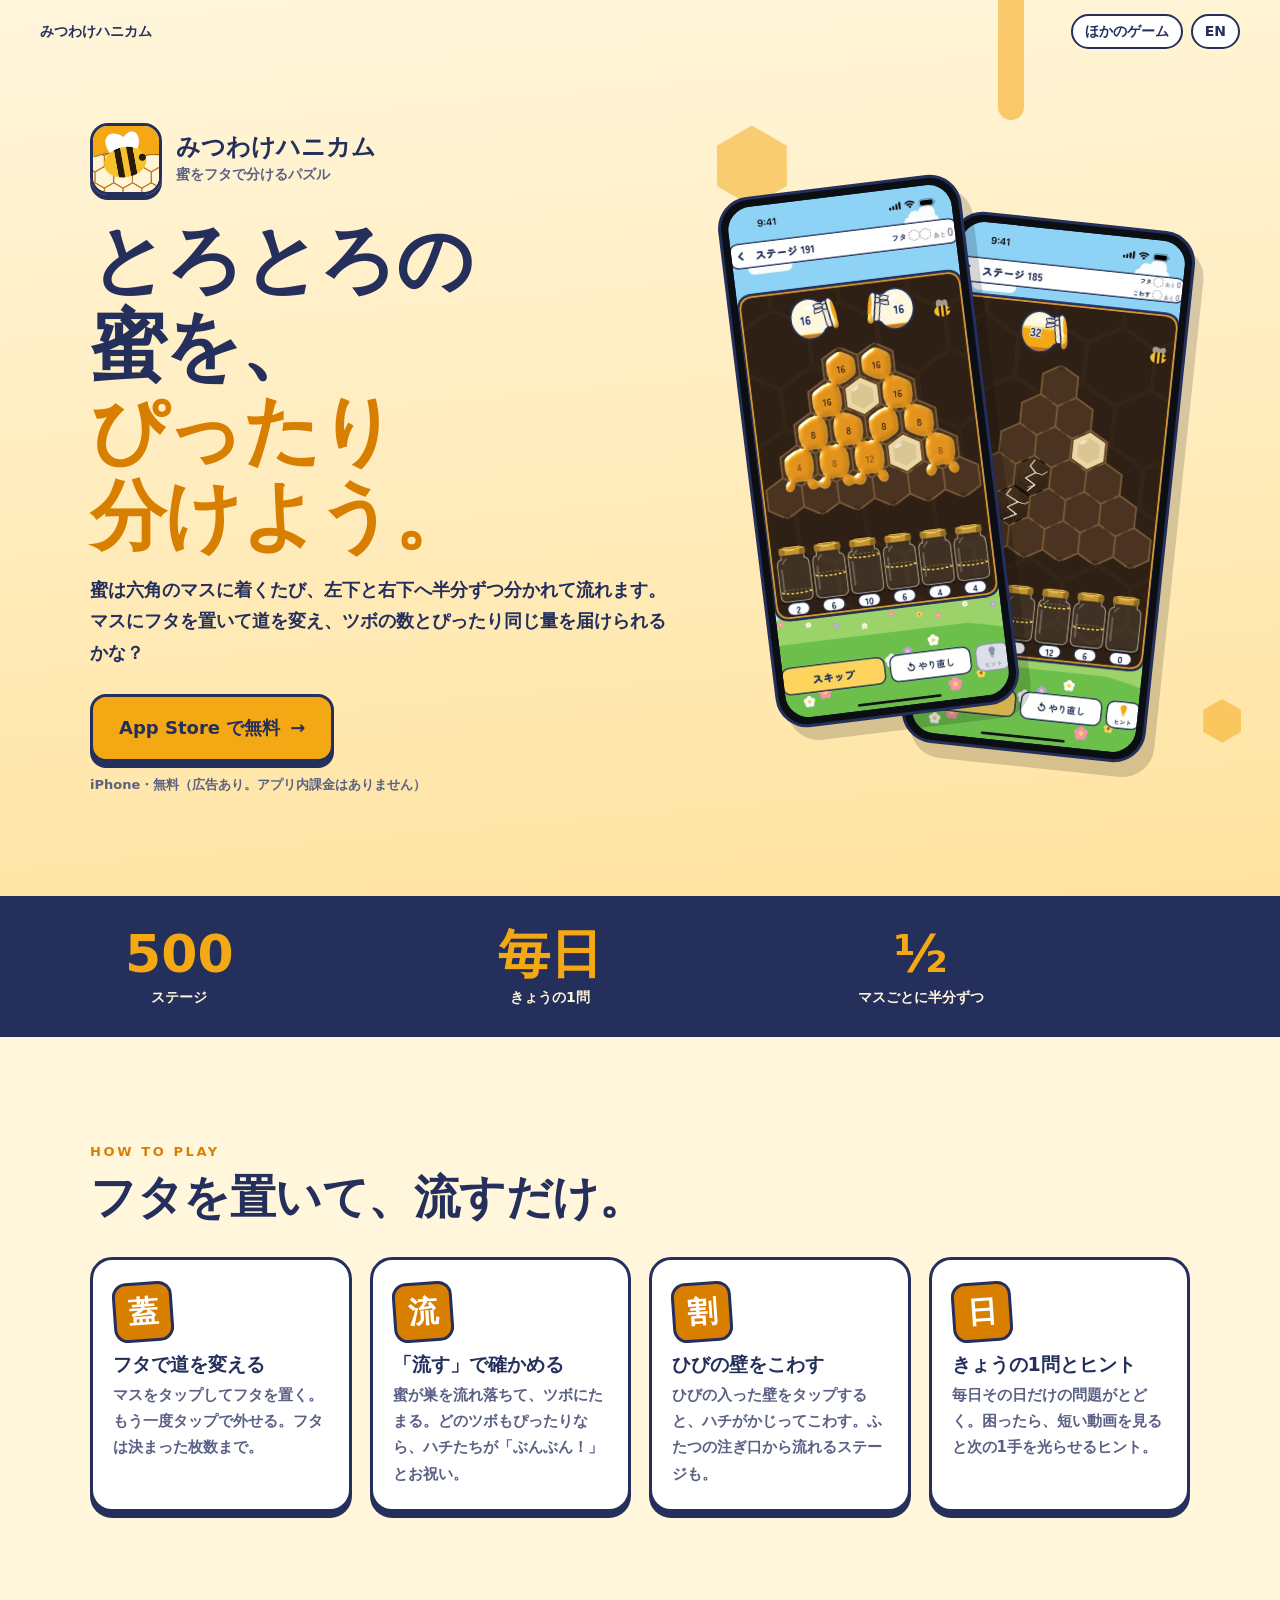
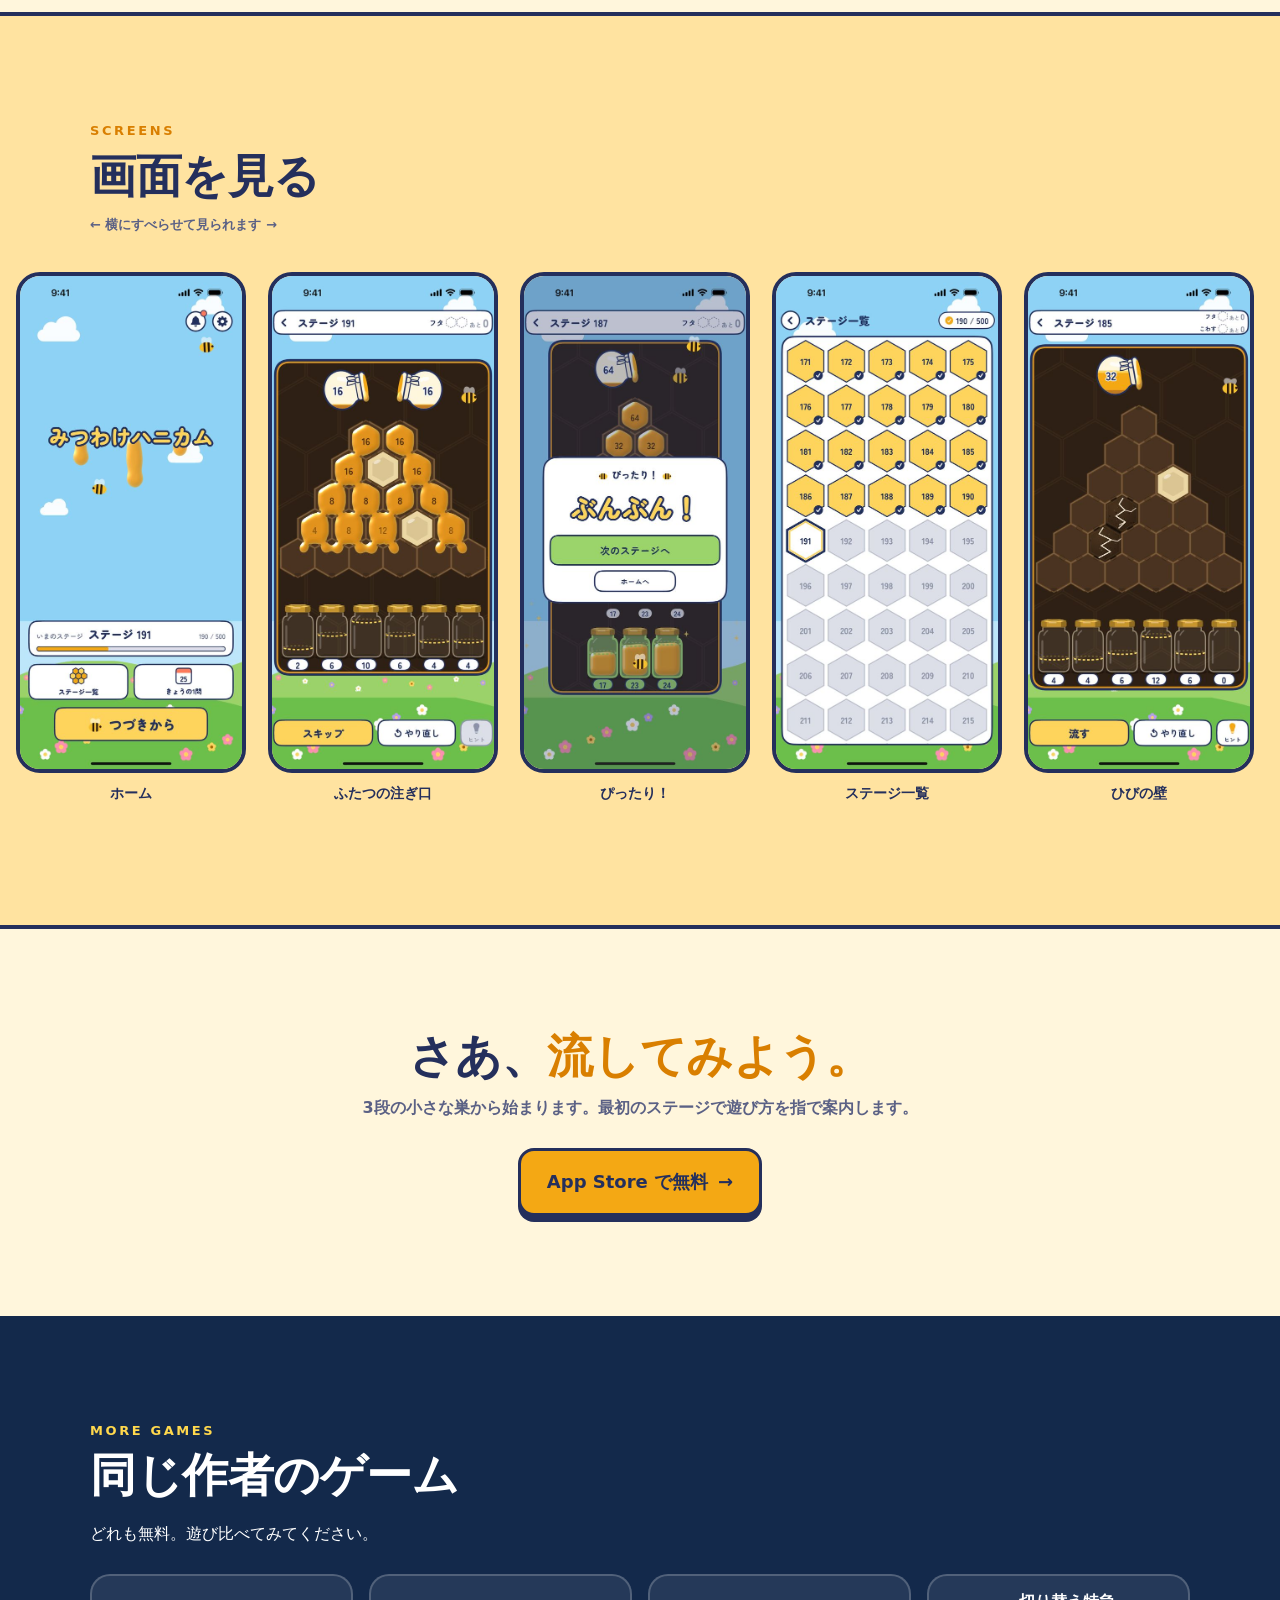
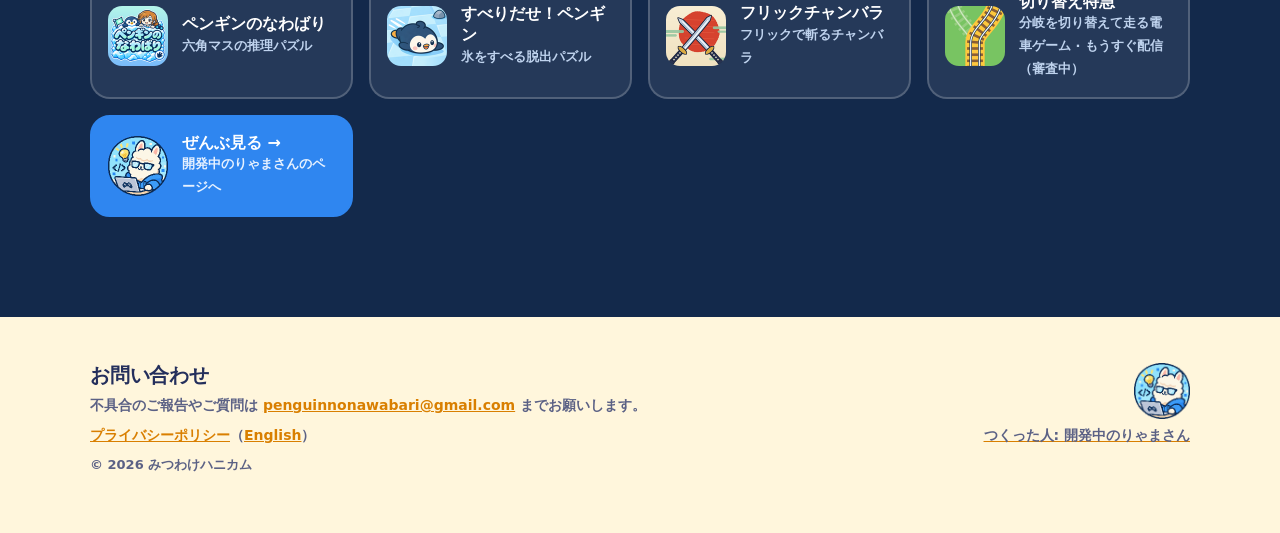
<file: index.html>
<!doctype html>
<html lang="ja">
<head>
<meta charset="utf-8">
<meta name="viewport" content="width=device-width, initial-scale=1">
<title>みつわけハニカム ｜ 蜜をフタで分けるパズル</title>
<meta name="description" content="蜜は六角のマスに着くたび、左下と右下へ半分ずつ分かれて流れます。マスにフタを置いて道を変え、ツボの数とぴったり同じ量を届けられるかな？">
<meta name="theme-color" content="#FFF6DC">
<link rel="icon" href="lp/icon.png">
<link rel="apple-touch-icon" href="lp/icon.png">
<link rel="alternate" hreflang="ja" href="https://mitsuwake.github.io/">
<link rel="alternate" hreflang="en" href="https://mitsuwake.github.io/en/">
<link rel="alternate" hreflang="x-default" href="https://mitsuwake.github.io/">
<meta property="og:type" content="website">
<meta property="og:site_name" content="みつわけハニカム">
<meta property="og:url" content="https://mitsuwake.github.io/">
<meta property="og:title" content="みつわけハニカム">
<meta property="og:description" content="蜜は六角のマスに着くたび、左下と右下へ半分ずつ分かれて流れます。マスにフタを置いて道を変え、ツボの数とぴったり同じ量を届けられるかな？">
<meta property="og:image" content="https://mitsuwake.github.io/lp/ogp.png">
<meta property="og:image:alt" content="みつわけハニカム">
<meta name="twitter:card" content="summary_large_image">
<meta name="twitter:site" content="@11amawip">
<link rel="stylesheet" href="lp.css">
</head>
<body class="app--honey">

<header class="top">
  <a href="./">みつわけハニカム</a>
  <nav><a href="#more">ほかのゲーム</a><a href="en/" hreflang="en" lang="en">EN</a></nav>
</header>

<section class="hero">
  <div class="motif" aria-hidden="true"><span class="hex" style="--x:56%;--y:14%;--s:70px;--d:0s"></span><span class="hex" style="--x:88%;--y:30%;--s:46px;--d:0.9s"></span><span class="hex" style="--x:70%;--y:64%;--s:58px;--d:1.7s"></span><span class="hex" style="--x:94%;--y:78%;--s:38px;--d:2.4s"></span><span class="drip" style="--x:78%"></span></div>
  <div class="wrap hero__grid">
    <div>
      <div class="id"><img src="lp/icon.png" alt="" width="256" height="256"><div><b>みつわけハニカム</b><span>蜜をフタで分けるパズル</span></div></div>
      <h1>とろとろの<br>蜜を、<br><em>ぴったり<br>分けよう。</em></h1>
      <p class="lead">蜜は六角のマスに着くたび、左下と右下へ半分ずつ分かれて流れます。マスにフタを置いて道を変え、ツボの数とぴったり同じ量を届けられるかな？</p>
      <a class="store" href="https://apps.apple.com/app/id6838942822" rel="noopener">App Store で無料 <span aria-hidden="true">→</span></a>
      <p class="note">iPhone・無料（広告あり。アプリ内課金はありません）</p>
    </div>
    <div class="phones">
      <div class="phone phone--a"><img src="lp/02-pour-twin.jpg" alt="" width="540" height="1174"></div>
      <div class="phone phone--b"><img src="lp/05-crack.jpg" alt="" width="540" height="1174"></div>
    </div>
  </div>
</section>

<div class="stats" aria-label="数字で見る"><ul class="wrap"><li><b>500</b><span>ステージ</span></li><li><b>毎日</b><span>きょうの1問</span></li><li><b>½</b><span>マスごとに半分ずつ</span></li></ul></div>

<section class="feats">
  <div class="wrap">
    <span class="kicker">HOW TO PLAY</span>
    <h2>フタを置いて、流すだけ。</h2>
    <div class="feats__grid"><article class="feat"><div class="badge" aria-hidden="true">蓋</div><h3>フタで道を変える</h3><p>マスをタップしてフタを置く。もう一度タップで外せる。フタは決まった枚数まで。</p></article><article class="feat"><div class="badge" aria-hidden="true">流</div><h3>「流す」で確かめる</h3><p>蜜が巣を流れ落ちて、ツボにたまる。どのツボもぴったりなら、ハチたちが「ぶんぶん！」とお祝い。</p></article><article class="feat"><div class="badge" aria-hidden="true">割</div><h3>ひびの壁をこわす</h3><p>ひびの入った壁をタップすると、ハチがかじってこわす。ふたつの注ぎ口から流れるステージも。</p></article><article class="feat"><div class="badge" aria-hidden="true">日</div><h3>きょうの1問とヒント</h3><p>毎日その日だけの問題がとどく。困ったら、短い動画を見ると次の1手を光らせるヒント。</p></article></div>
  </div>
</section>

<section class="gallery">
  <div class="wrap"><span class="kicker">SCREENS</span><h2>画面を見る</h2><p class="hint">← 横にすべらせて見られます →</p></div>
  <div class="strip"><figure><img src="lp/01-home.jpg" alt="ホーム" loading="lazy" width="540" height="1174"><figcaption>ホーム</figcaption></figure><figure><img src="lp/02-pour-twin.jpg" alt="ふたつの注ぎ口" loading="lazy" width="540" height="1174"><figcaption>ふたつの注ぎ口</figcaption></figure><figure><img src="lp/03-bunbun.jpg" alt="ぴったり！" loading="lazy" width="540" height="1174"><figcaption>ぴったり！</figcaption></figure><figure><img src="lp/04-stage-list.jpg" alt="ステージ一覧" loading="lazy" width="540" height="1174"><figcaption>ステージ一覧</figcaption></figure><figure><img src="lp/05-crack.jpg" alt="ひびの壁" loading="lazy" width="540" height="1174"><figcaption>ひびの壁</figcaption></figure></div>
</section>

<section class="again">
  <div class="wrap">
    <h2>さあ、<em>流してみよう。</em></h2>
    <p>3段の小さな巣から始まります。最初のステージで遊び方を指で案内します。</p>
    <a class="store" href="https://apps.apple.com/app/id6838942822" rel="noopener">App Store で無料 <span aria-hidden="true">→</span></a>
  </div>
</section>

<section class="more" id="more">
  <div class="wrap">
    <span class="kicker">MORE GAMES</span>
    <h2>同じ作者のゲーム</h2>
    <p>どれも無料。遊び比べてみてください。</p>
    <div class="more__grid"><a class="game" href="https://apps.apple.com/app/id6834334474" rel="noopener"><img src="lp/game-nawabari.png" alt="" width="120" height="120" loading="lazy"><div><b>ペンギンのなわばり</b><span>六角マスの推理パズル</span></div></a><a class="game" href="https://apps.apple.com/app/id6836212165" rel="noopener"><img src="lp/game-suberidase.png" alt="" width="120" height="120" loading="lazy"><div><b>すべりだせ！ペンギン</b><span>氷をすべる脱出パズル</span></div></a><a class="game" href="https://apps.apple.com/app/id6836707082" rel="noopener"><img src="lp/game-chanbara.png" alt="" width="120" height="120" loading="lazy"><div><b>フリックチャンバラ</b><span>フリックで斬るチャンバラ</span></div></a><div class="game"><img src="lp/game-kirikae.png" alt="" width="120" height="120" loading="lazy"><div><b>切り替え特急</b><span>分岐を切り替えて走る電車ゲーム · もうすぐ配信（審査中）</span></div></div><a class="game game--hub" href="https://11amawip.github.io/"><img src="lp/avatar.png" alt="" width="120" height="120" loading="lazy"><div><b>ぜんぶ見る →</b><span>開発中のりゃまさんのページへ</span></div></a></div>
  </div>
</section>

<footer class="foot">
  <div class="wrap foot__grid">
    <div>
      <h2>お問い合わせ</h2>
      <p>不具合のご報告やご質問は <a href="mailto:penguinnonawabari@gmail.com">penguinnonawabari@gmail.com</a> までお願いします。</p>
      <p><a href="privacy-policy.html">プライバシーポリシー</a>（<a href="en/privacy-policy.html" lang="en">English</a>）</p>
    </div>
    <a class="by" href="https://11amawip.github.io/"><img src="lp/avatar.png" alt="" width="120" height="120" loading="lazy"><p>つくった人: 開発中のりゃまさん</p></a>
  </div>
  <div class="wrap"><p class="note">© 2026 みつわけハニカム</p></div>
</footer>

</body>
</html>
</file>
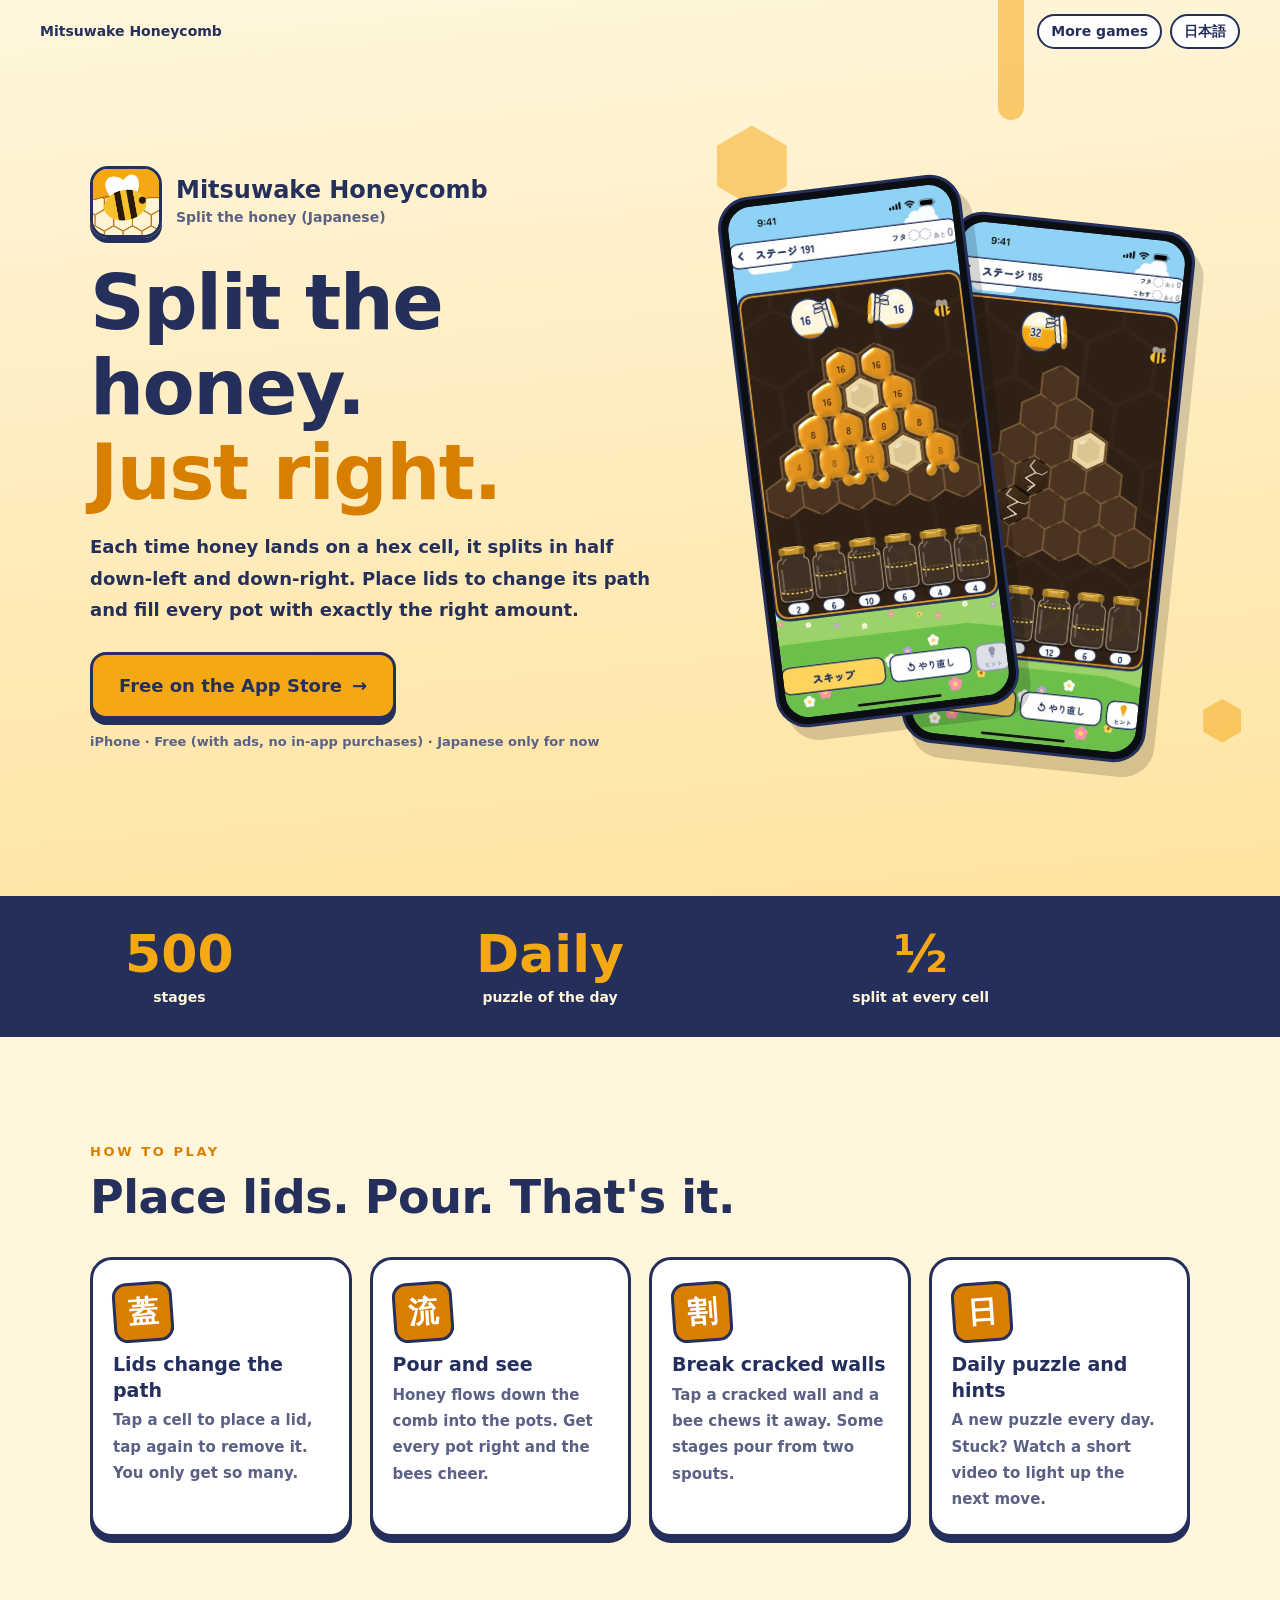
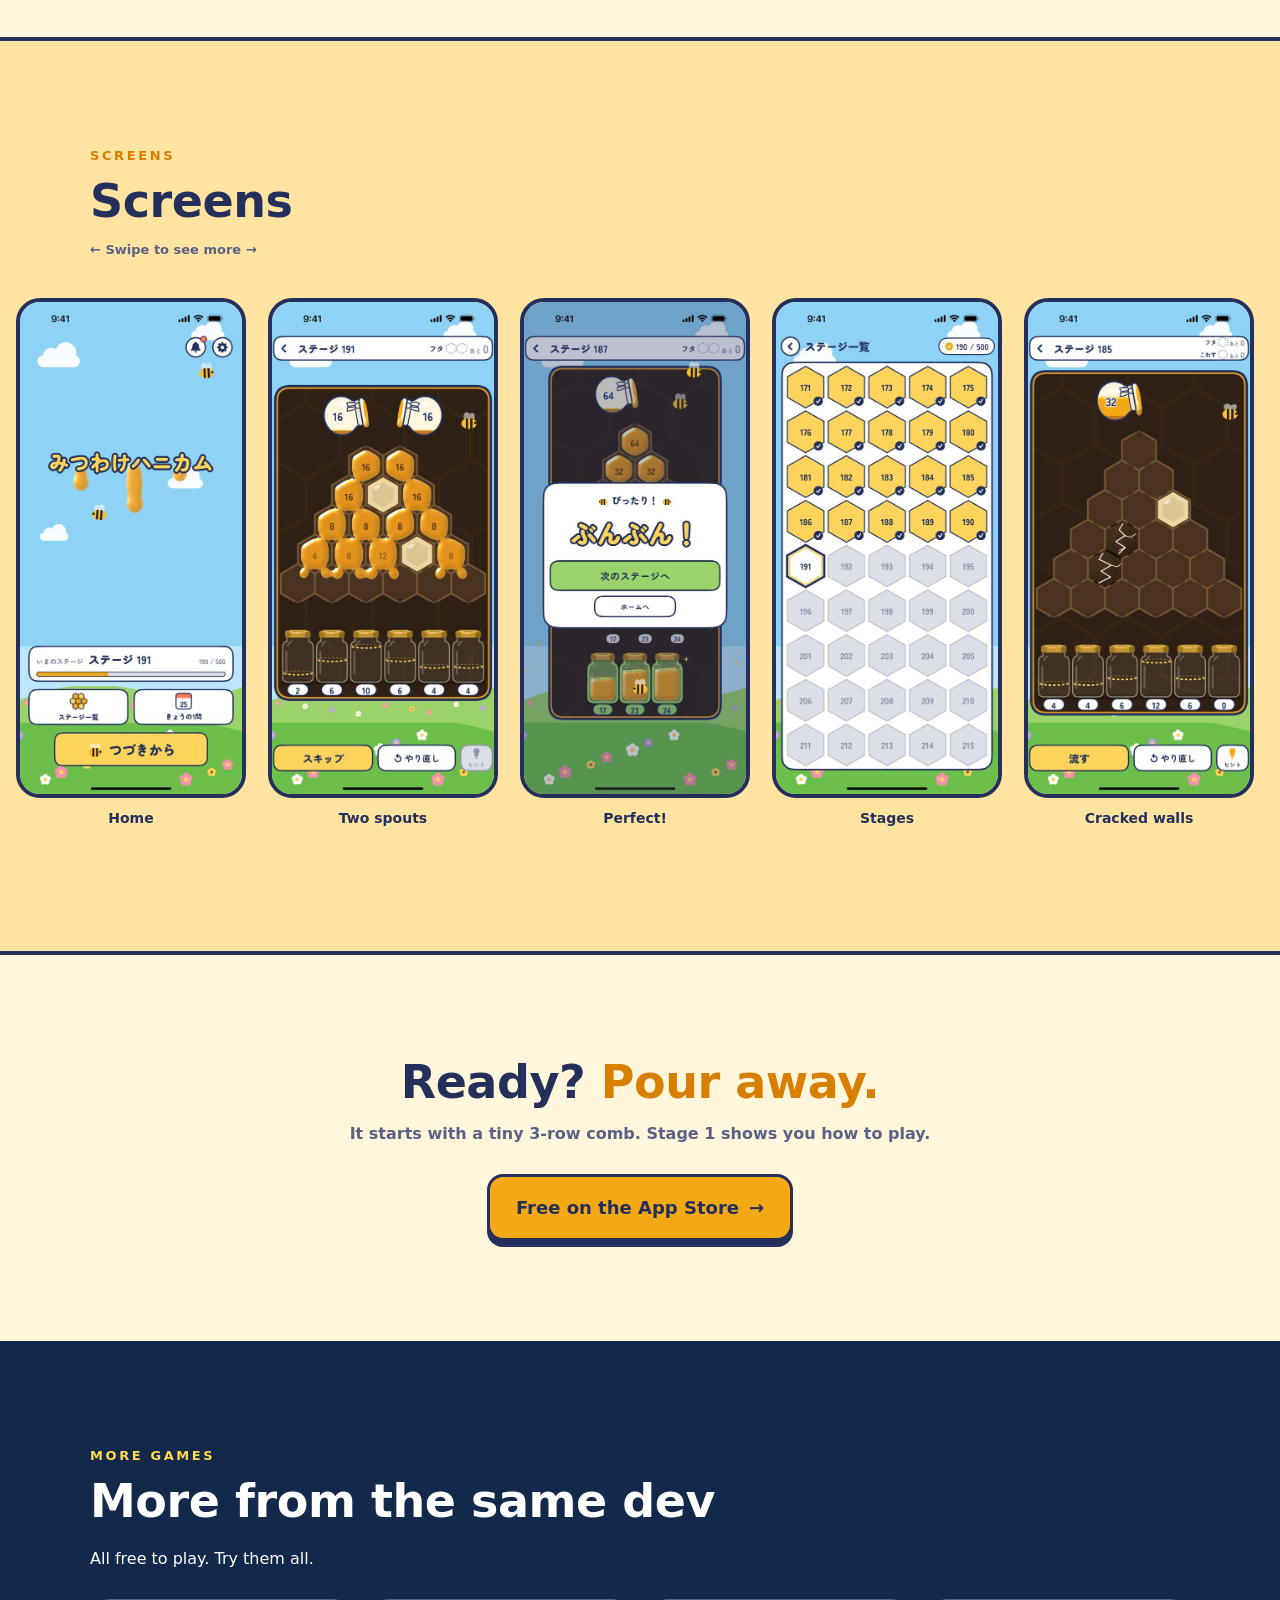
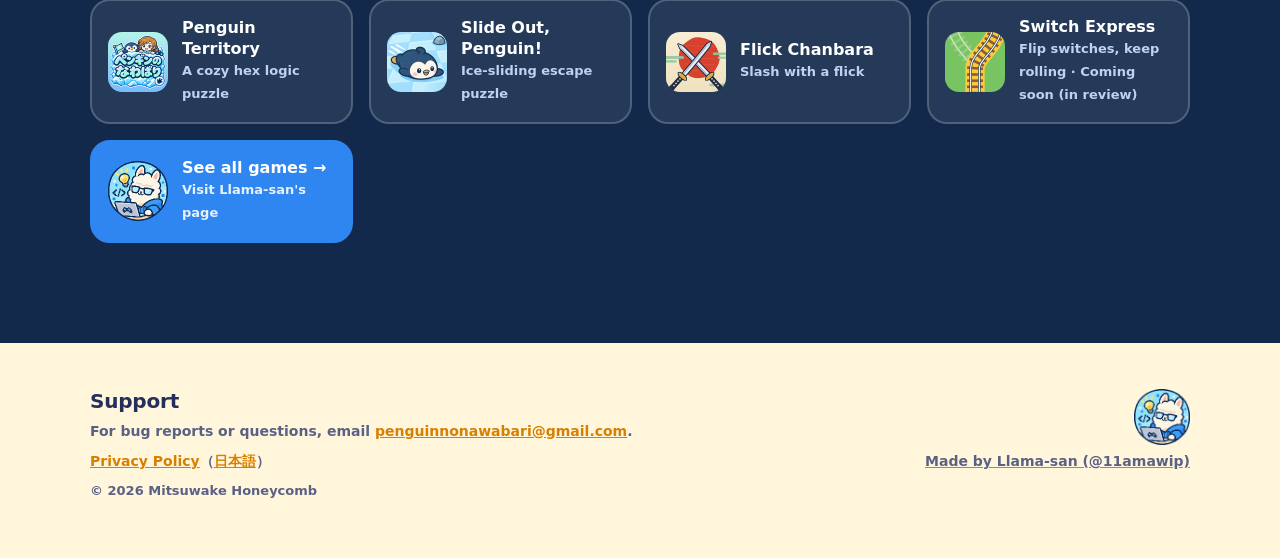
<file: en/index.html>
<!doctype html>
<html lang="en">
<head>
<meta charset="utf-8">
<meta name="viewport" content="width=device-width, initial-scale=1">
<title>Mitsuwake Honeycomb | Split the honey (Japanese)</title>
<meta name="description" content="Each time honey lands on a hex cell, it splits in half down-left and down-right. Place lids to change its path and fill every pot with exactly the right amount.">
<meta name="theme-color" content="#FFF6DC">
<link rel="icon" href="../lp/icon.png">
<link rel="apple-touch-icon" href="../lp/icon.png">
<link rel="alternate" hreflang="en" href="https://mitsuwake.github.io/en/">
<link rel="alternate" hreflang="ja" href="https://mitsuwake.github.io/">
<link rel="alternate" hreflang="x-default" href="https://mitsuwake.github.io/">
<meta property="og:type" content="website">
<meta property="og:site_name" content="Mitsuwake Honeycomb">
<meta property="og:url" content="https://mitsuwake.github.io/en/">
<meta property="og:title" content="Mitsuwake Honeycomb">
<meta property="og:description" content="Each time honey lands on a hex cell, it splits in half down-left and down-right. Place lids to change its path and fill every pot with exactly the right amount.">
<meta property="og:image" content="https://mitsuwake.github.io/lp/ogp-en.png">
<meta property="og:image:alt" content="Mitsuwake Honeycomb">
<meta name="twitter:card" content="summary_large_image">
<meta name="twitter:site" content="@11amawip">
<link rel="stylesheet" href="../lp.css">
</head>
<body class="app--honey">

<header class="top">
  <a href="./">Mitsuwake Honeycomb</a>
  <nav><a href="#more">More games</a><a href="../" hreflang="ja" lang="ja">日本語</a></nav>
</header>

<section class="hero">
  <div class="motif" aria-hidden="true"><span class="hex" style="--x:56%;--y:14%;--s:70px;--d:0s"></span><span class="hex" style="--x:88%;--y:30%;--s:46px;--d:0.9s"></span><span class="hex" style="--x:70%;--y:64%;--s:58px;--d:1.7s"></span><span class="hex" style="--x:94%;--y:78%;--s:38px;--d:2.4s"></span><span class="drip" style="--x:78%"></span></div>
  <div class="wrap hero__grid">
    <div>
      <div class="id"><img src="../lp/icon.png" alt="" width="256" height="256"><div><b>Mitsuwake Honeycomb</b><span>Split the honey (Japanese)</span></div></div>
      <h1>Split the honey.<br><em>Just right.</em></h1>
      <p class="lead">Each time honey lands on a hex cell, it splits in half down-left and down-right. Place lids to change its path and fill every pot with exactly the right amount.</p>
      <a class="store" href="https://apps.apple.com/app/id6838942822" rel="noopener">Free on the App Store <span aria-hidden="true">→</span></a>
      <p class="note">iPhone · Free (with ads, no in-app purchases) · Japanese only for now</p>
    </div>
    <div class="phones">
      <div class="phone phone--a"><img src="../lp/02-pour-twin.jpg" alt="" width="540" height="1174"></div>
      <div class="phone phone--b"><img src="../lp/05-crack.jpg" alt="" width="540" height="1174"></div>
    </div>
  </div>
</section>

<div class="stats" aria-label="By the numbers"><ul class="wrap"><li><b>500</b><span>stages</span></li><li><b>Daily</b><span>puzzle of the day</span></li><li><b>½</b><span>split at every cell</span></li></ul></div>

<section class="feats">
  <div class="wrap">
    <span class="kicker">HOW TO PLAY</span>
    <h2>Place lids. Pour. That's it.</h2>
    <div class="feats__grid"><article class="feat"><div class="badge" aria-hidden="true">蓋</div><h3>Lids change the path</h3><p>Tap a cell to place a lid, tap again to remove it. You only get so many.</p></article><article class="feat"><div class="badge" aria-hidden="true">流</div><h3>Pour and see</h3><p>Honey flows down the comb into the pots. Get every pot right and the bees cheer.</p></article><article class="feat"><div class="badge" aria-hidden="true">割</div><h3>Break cracked walls</h3><p>Tap a cracked wall and a bee chews it away. Some stages pour from two spouts.</p></article><article class="feat"><div class="badge" aria-hidden="true">日</div><h3>Daily puzzle and hints</h3><p>A new puzzle every day. Stuck? Watch a short video to light up the next move.</p></article></div>
  </div>
</section>

<section class="gallery">
  <div class="wrap"><span class="kicker">SCREENS</span><h2>Screens</h2><p class="hint">← Swipe to see more →</p></div>
  <div class="strip"><figure><img src="../lp/01-home.jpg" alt="Home" loading="lazy" width="540" height="1174"><figcaption>Home</figcaption></figure><figure><img src="../lp/02-pour-twin.jpg" alt="Two spouts" loading="lazy" width="540" height="1174"><figcaption>Two spouts</figcaption></figure><figure><img src="../lp/03-bunbun.jpg" alt="Perfect!" loading="lazy" width="540" height="1174"><figcaption>Perfect!</figcaption></figure><figure><img src="../lp/04-stage-list.jpg" alt="Stages" loading="lazy" width="540" height="1174"><figcaption>Stages</figcaption></figure><figure><img src="../lp/05-crack.jpg" alt="Cracked walls" loading="lazy" width="540" height="1174"><figcaption>Cracked walls</figcaption></figure></div>
</section>

<section class="again">
  <div class="wrap">
    <h2>Ready? <em>Pour away.</em></h2>
    <p>It starts with a tiny 3-row comb. Stage 1 shows you how to play.</p>
    <a class="store" href="https://apps.apple.com/app/id6838942822" rel="noopener">Free on the App Store <span aria-hidden="true">→</span></a>
  </div>
</section>

<section class="more" id="more">
  <div class="wrap">
    <span class="kicker">MORE GAMES</span>
    <h2>More from the same dev</h2>
    <p>All free to play. Try them all.</p>
    <div class="more__grid"><a class="game" href="https://apps.apple.com/app/id6834334474" rel="noopener"><img src="../lp/game-nawabari.png" alt="" width="120" height="120" loading="lazy"><div><b>Penguin Territory</b><span>A cozy hex logic puzzle</span></div></a><a class="game" href="https://apps.apple.com/app/id6836212165" rel="noopener"><img src="../lp/game-suberidase.png" alt="" width="120" height="120" loading="lazy"><div><b>Slide Out, Penguin!</b><span>Ice-sliding escape puzzle</span></div></a><a class="game" href="https://apps.apple.com/app/id6836707082" rel="noopener"><img src="../lp/game-chanbara.png" alt="" width="120" height="120" loading="lazy"><div><b>Flick Chanbara</b><span>Slash with a flick</span></div></a><div class="game"><img src="../lp/game-kirikae.png" alt="" width="120" height="120" loading="lazy"><div><b>Switch Express</b><span>Flip switches, keep rolling · Coming soon (in review)</span></div></div><a class="game game--hub" href="https://11amawip.github.io/en/"><img src="../lp/avatar.png" alt="" width="120" height="120" loading="lazy"><div><b>See all games →</b><span>Visit Llama-san's page</span></div></a></div>
  </div>
</section>

<footer class="foot">
  <div class="wrap foot__grid">
    <div>
      <h2>Support</h2>
      <p>For bug reports or questions, email <a href="mailto:penguinnonawabari@gmail.com">penguinnonawabari@gmail.com</a>.</p>
      <p><a href="privacy-policy.html">Privacy Policy</a>（<a href="../privacy-policy.html" lang="ja">日本語</a>）</p>
    </div>
    <a class="by" href="https://11amawip.github.io/en/"><img src="../lp/avatar.png" alt="" width="120" height="120" loading="lazy"><p>Made by Llama-san (@11amawip)</p></a>
  </div>
  <div class="wrap"><p class="note">© 2026 Mitsuwake Honeycomb</p></div>
</footer>

</body>
</html>
</file>
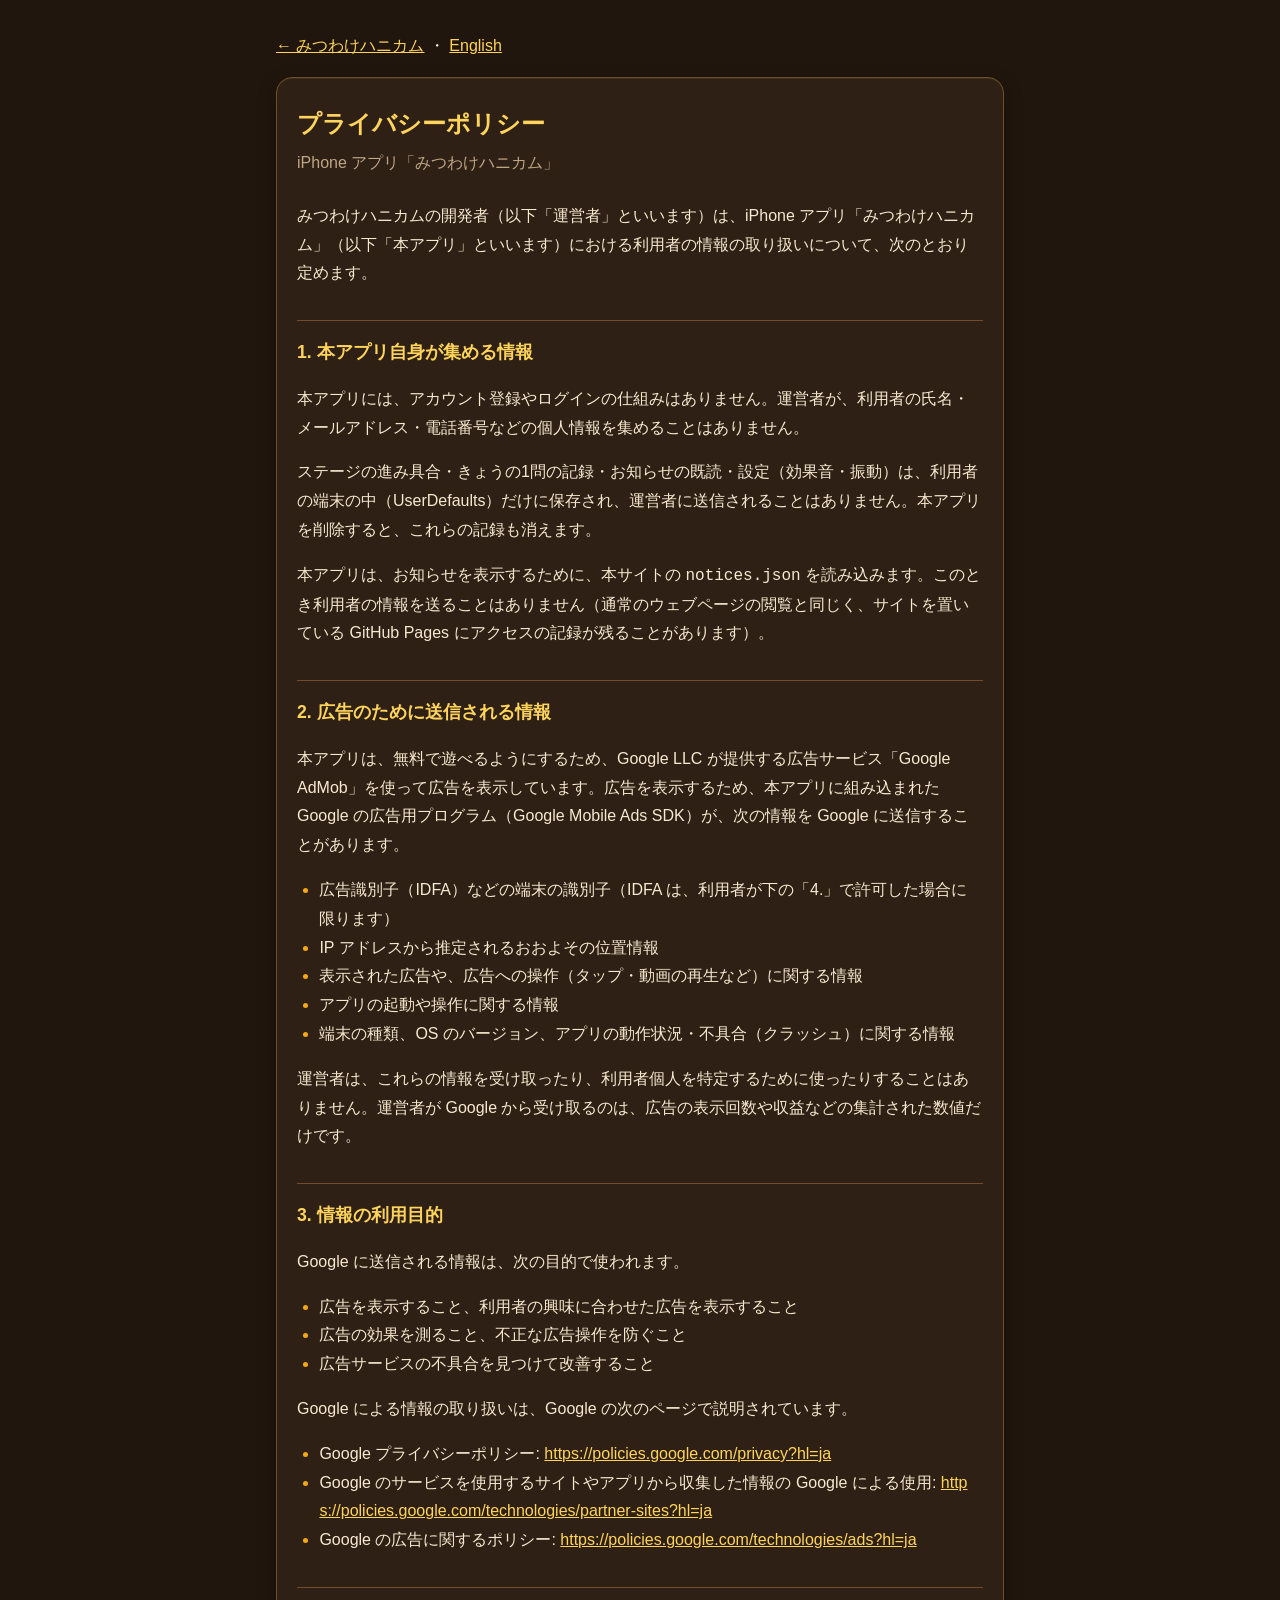
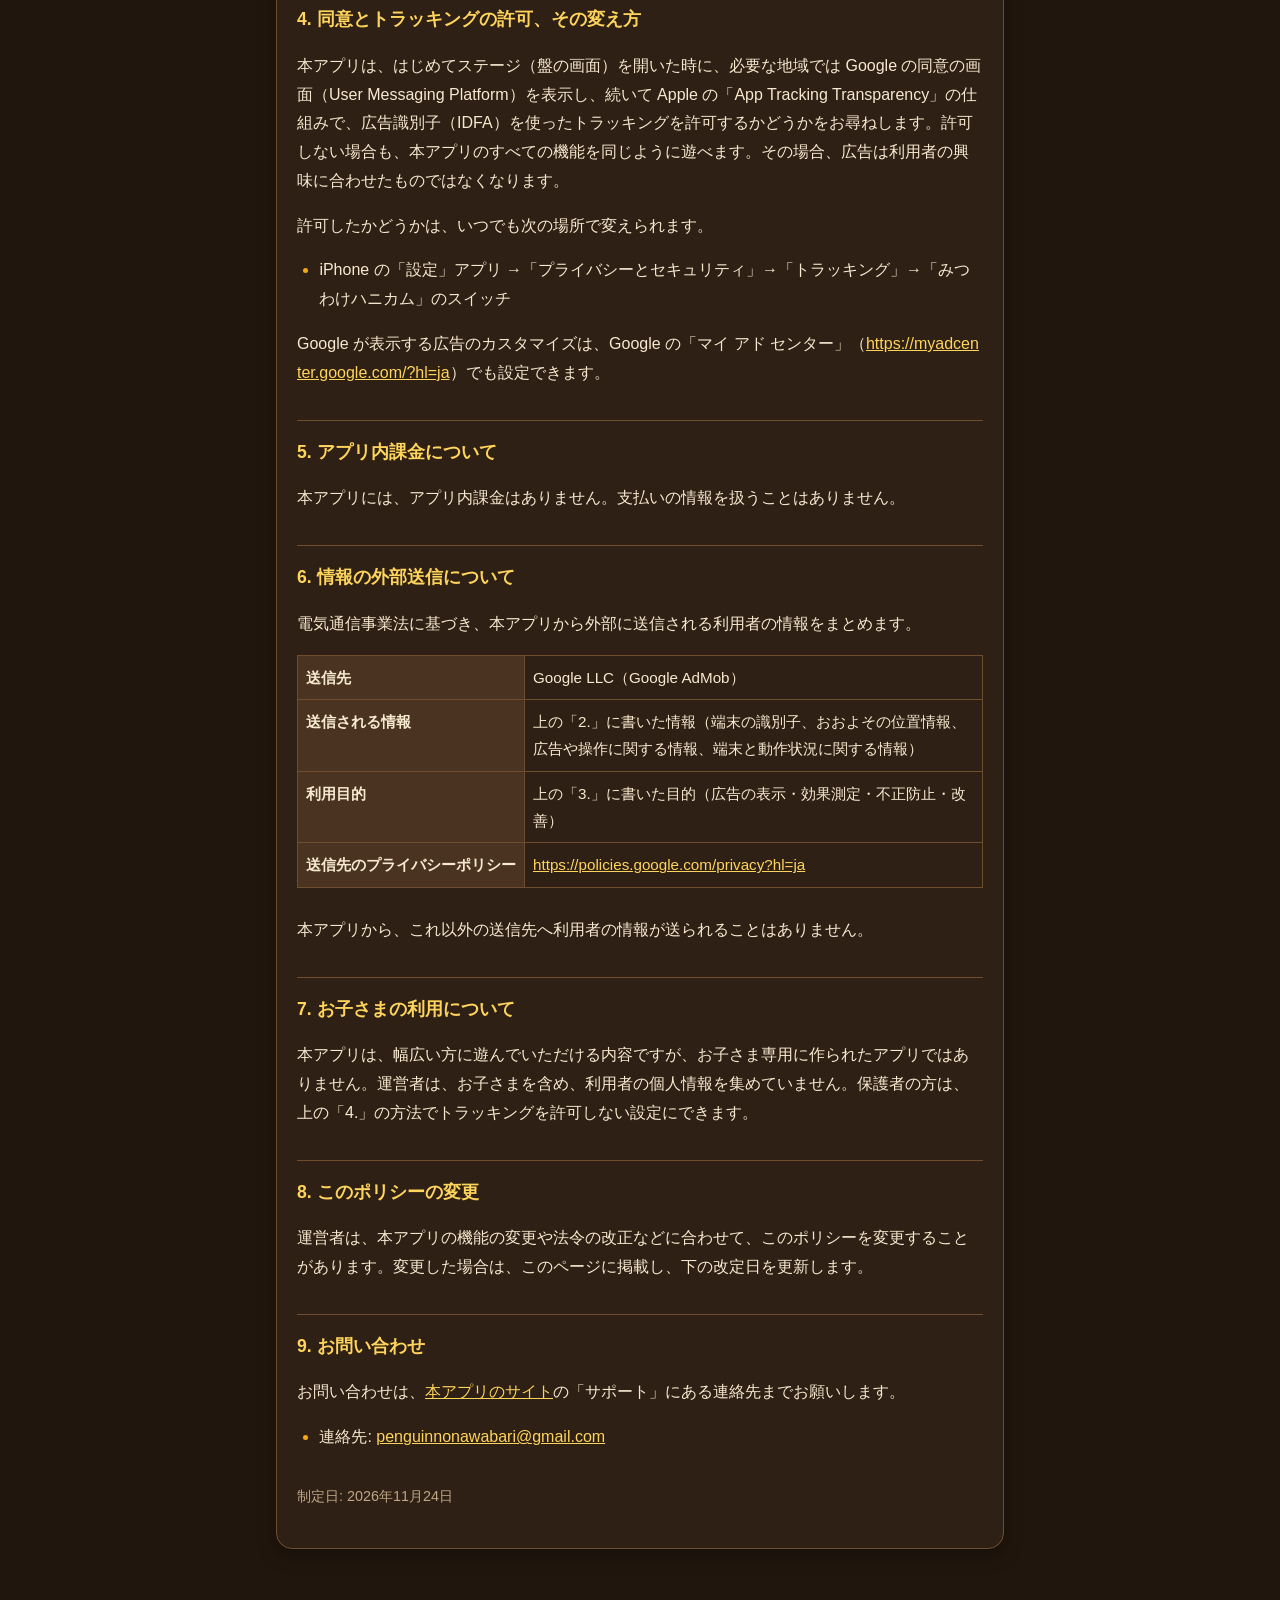
<file: privacy-policy.html>
<!doctype html>
<html lang="ja">
<head>
<meta charset="utf-8">
<meta name="viewport" content="width=device-width, initial-scale=1">
<title>プライバシーポリシー｜みつわけハニカム</title>
<link rel="stylesheet" href="style.css">
</head>
<body>
<main>
<a class="back" href="./">← みつわけハニカム</a> ・ <a href="en/privacy-policy.html">English</a>
<div class="card">
<h1>プライバシーポリシー</h1>
<p class="app">iPhone アプリ「みつわけハニカム」</p>

<p>みつわけハニカムの開発者（以下「運営者」といいます）は、iPhone アプリ「みつわけハニカム」（以下「本アプリ」といいます）における利用者の情報の取り扱いについて、次のとおり定めます。</p>

<h2>1. 本アプリ自身が集める情報</h2>
<p>本アプリには、アカウント登録やログインの仕組みはありません。運営者が、利用者の氏名・メールアドレス・電話番号などの個人情報を集めることはありません。</p>
<p>ステージの進み具合・きょうの1問の記録・お知らせの既読・設定（効果音・振動）は、利用者の端末の中（UserDefaults）だけに保存され、運営者に送信されることはありません。本アプリを削除すると、これらの記録も消えます。</p>
<p>本アプリは、お知らせを表示するために、本サイトの <code>notices.json</code> を読み込みます。このとき利用者の情報を送ることはありません（通常のウェブページの閲覧と同じく、サイトを置いている GitHub Pages にアクセスの記録が残ることがあります）。</p>

<h2>2. 広告のために送信される情報</h2>
<p>本アプリは、無料で遊べるようにするため、Google LLC が提供する広告サービス「Google AdMob」を使って広告を表示しています。広告を表示するため、本アプリに組み込まれた Google の広告用プログラム（Google Mobile Ads SDK）が、次の情報を Google に送信することがあります。</p>
<ul>
  <li>広告識別子（IDFA）などの端末の識別子（IDFA は、利用者が下の「4.」で許可した場合に限ります）</li>
  <li>IP アドレスから推定されるおおよその位置情報</li>
  <li>表示された広告や、広告への操作（タップ・動画の再生など）に関する情報</li>
  <li>アプリの起動や操作に関する情報</li>
  <li>端末の種類、OS のバージョン、アプリの動作状況・不具合（クラッシュ）に関する情報</li>
</ul>
<p>運営者は、これらの情報を受け取ったり、利用者個人を特定するために使ったりすることはありません。運営者が Google から受け取るのは、広告の表示回数や収益などの集計された数値だけです。</p>

<h2>3. 情報の利用目的</h2>
<p>Google に送信される情報は、次の目的で使われます。</p>
<ul>
  <li>広告を表示すること、利用者の興味に合わせた広告を表示すること</li>
  <li>広告の効果を測ること、不正な広告操作を防ぐこと</li>
  <li>広告サービスの不具合を見つけて改善すること</li>
</ul>
<p>Google による情報の取り扱いは、Google の次のページで説明されています。</p>
<ul>
  <li>Google プライバシーポリシー: <a href="https://policies.google.com/privacy?hl=ja">https://policies.google.com/privacy?hl=ja</a></li>
  <li>Google のサービスを使用するサイトやアプリから収集した情報の Google による使用: <a href="https://policies.google.com/technologies/partner-sites?hl=ja">https://policies.google.com/technologies/partner-sites?hl=ja</a></li>
  <li>Google の広告に関するポリシー: <a href="https://policies.google.com/technologies/ads?hl=ja">https://policies.google.com/technologies/ads?hl=ja</a></li>
</ul>

<h2>4. 同意とトラッキングの許可、その変え方</h2>
<p>本アプリは、はじめてステージ（盤の画面）を開いた時に、必要な地域では Google の同意の画面（User Messaging Platform）を表示し、続いて Apple の「App Tracking Transparency」の仕組みで、広告識別子（IDFA）を使ったトラッキングを許可するかどうかをお尋ねします。許可しない場合も、本アプリのすべての機能を同じように遊べます。その場合、広告は利用者の興味に合わせたものではなくなります。</p>
<p>許可したかどうかは、いつでも次の場所で変えられます。</p>
<ul>
  <li>iPhone の「設定」アプリ →「プライバシーとセキュリティ」→「トラッキング」→「みつわけハニカム」のスイッチ</li>
</ul>
<p>Google が表示する広告のカスタマイズは、Google の「マイ アド センター」（<a href="https://myadcenter.google.com/?hl=ja">https://myadcenter.google.com/?hl=ja</a>）でも設定できます。</p>

<h2>5. アプリ内課金について</h2>
<p>本アプリには、アプリ内課金はありません。支払いの情報を扱うことはありません。</p>

<h2>6. 情報の外部送信について</h2>
<p>電気通信事業法に基づき、本アプリから外部に送信される利用者の情報をまとめます。</p>
<div class="table-wrap">
<table>
  <tr><th>送信先</th><td>Google LLC（Google AdMob）</td></tr>
  <tr><th>送信される情報</th><td>上の「2.」に書いた情報（端末の識別子、おおよその位置情報、広告や操作に関する情報、端末と動作状況に関する情報）</td></tr>
  <tr><th>利用目的</th><td>上の「3.」に書いた目的（広告の表示・効果測定・不正防止・改善）</td></tr>
  <tr><th>送信先のプライバシーポリシー</th><td><a href="https://policies.google.com/privacy?hl=ja">https://policies.google.com/privacy?hl=ja</a></td></tr>
</table>
</div>
<p>本アプリから、これ以外の送信先へ利用者の情報が送られることはありません。</p>

<h2>7. お子さまの利用について</h2>
<p>本アプリは、幅広い方に遊んでいただける内容ですが、お子さま専用に作られたアプリではありません。運営者は、お子さまを含め、利用者の個人情報を集めていません。保護者の方は、上の「4.」の方法でトラッキングを許可しない設定にできます。</p>

<h2>8. このポリシーの変更</h2>
<p>運営者は、本アプリの機能の変更や法令の改正などに合わせて、このポリシーを変更することがあります。変更した場合は、このページに掲載し、下の改定日を更新します。</p>

<h2>9. お問い合わせ</h2>
<p>お問い合わせは、<a href="./">本アプリのサイト</a>の「サポート」にある連絡先までお願いします。</p>
<ul>
  <li>連絡先: <a href="mailto:penguinnonawabari@gmail.com">penguinnonawabari@gmail.com</a></li>
</ul>

<p class="dates">制定日: 2026年11月24日</p>
</div>
</main>
</body>
</html>
</file>
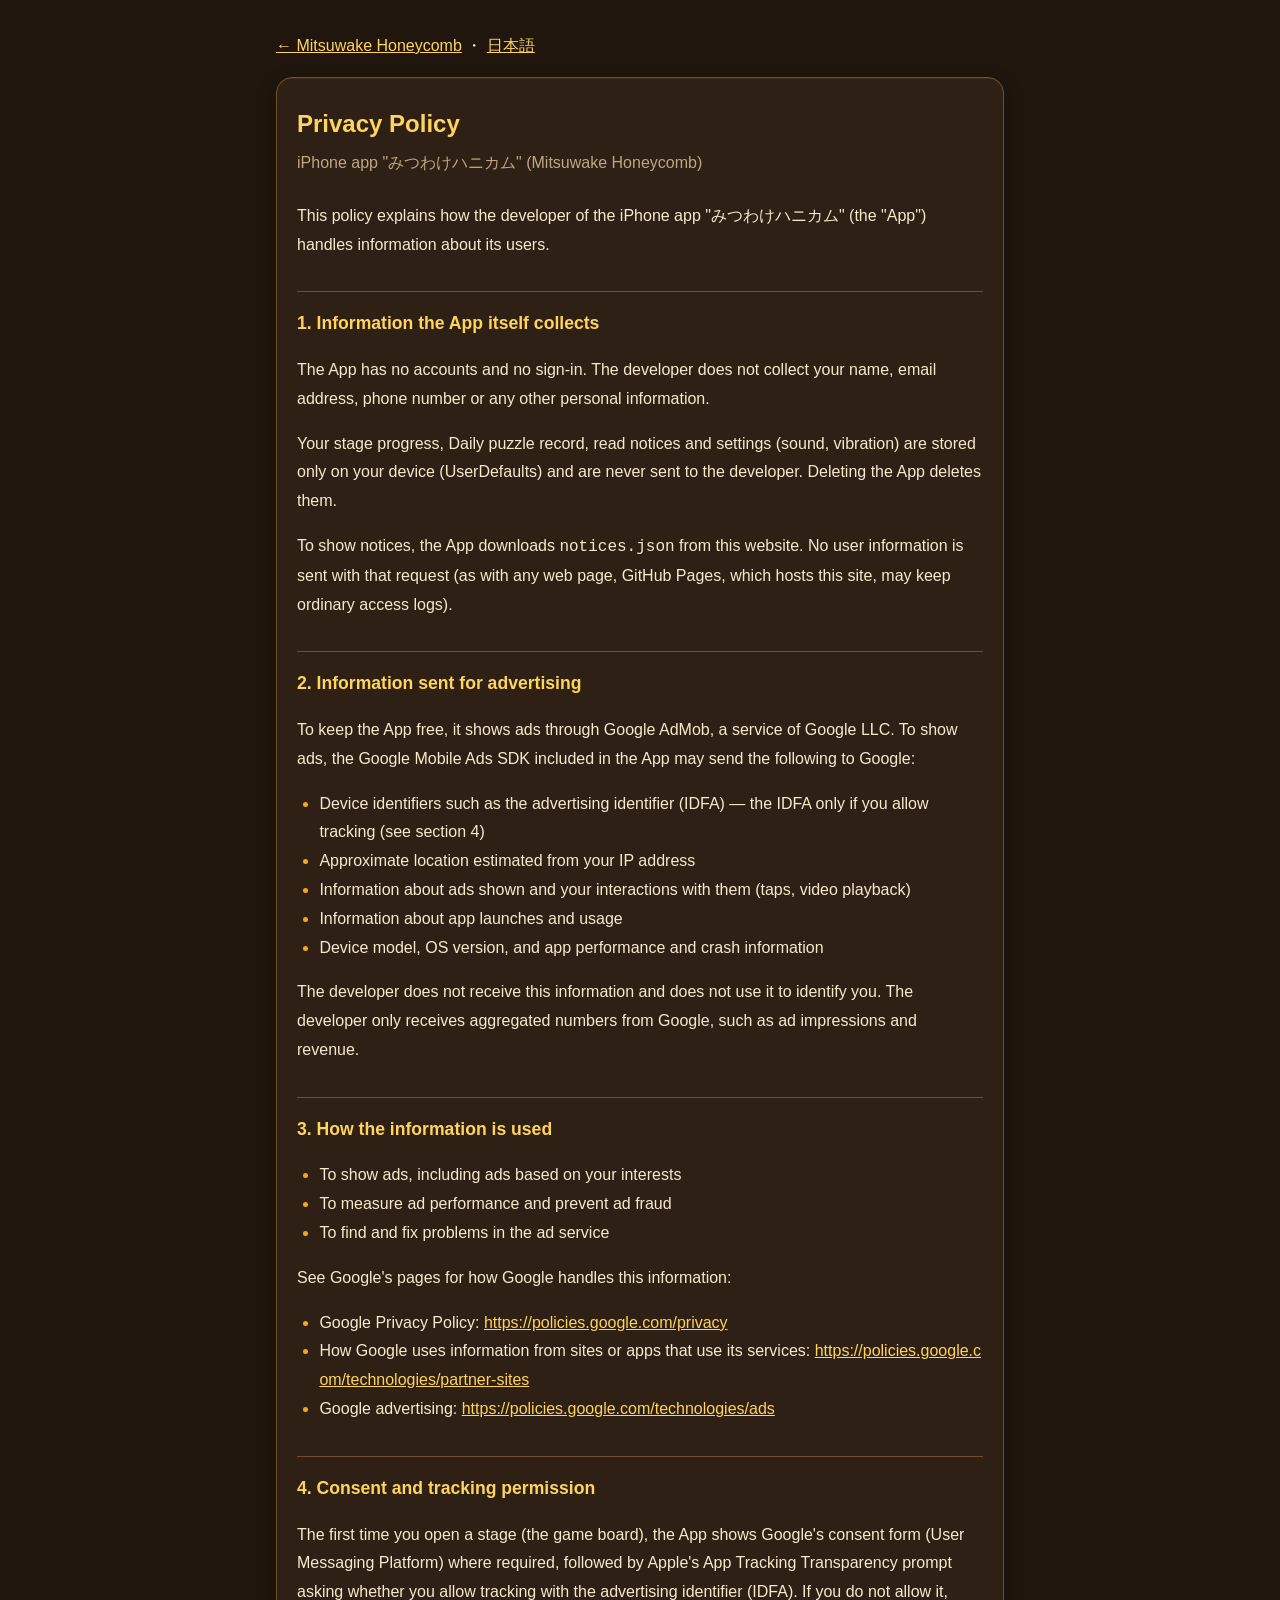
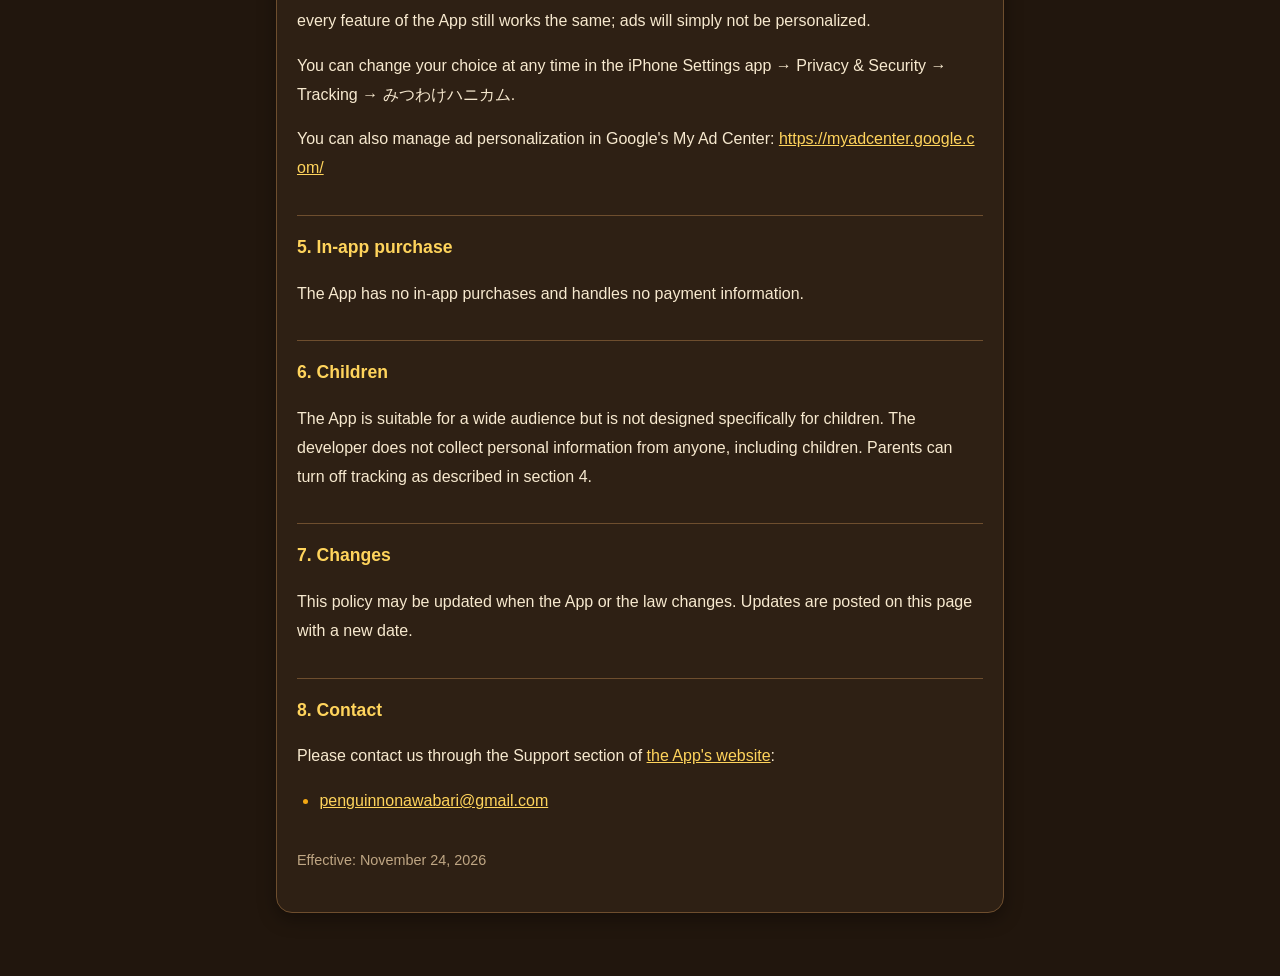
<file: en/privacy-policy.html>
<!doctype html>
<html lang="en">
<head>
<meta charset="utf-8">
<meta name="viewport" content="width=device-width, initial-scale=1">
<title>Privacy Policy | Mitsuwake Honeycomb</title>
<link rel="stylesheet" href="../style.css">
</head>
<body>
<main>
<a class="back" href="../">← Mitsuwake Honeycomb</a> ・ <a href="../privacy-policy.html">日本語</a>
<div class="card">
<h1>Privacy Policy</h1>
<p class="app">iPhone app "みつわけハニカム" (Mitsuwake Honeycomb)</p>

<p>This policy explains how the developer of the iPhone app "みつわけハニカム" (the "App") handles information about its users.</p>

<h2>1. Information the App itself collects</h2>
<p>The App has no accounts and no sign-in. The developer does not collect your name, email address, phone number or any other personal information.</p>
<p>Your stage progress, Daily puzzle record, read notices and settings (sound, vibration) are stored only on your device (UserDefaults) and are never sent to the developer. Deleting the App deletes them.</p>
<p>To show notices, the App downloads <code>notices.json</code> from this website. No user information is sent with that request (as with any web page, GitHub Pages, which hosts this site, may keep ordinary access logs).</p>

<h2>2. Information sent for advertising</h2>
<p>To keep the App free, it shows ads through Google AdMob, a service of Google LLC. To show ads, the Google Mobile Ads SDK included in the App may send the following to Google:</p>
<ul>
  <li>Device identifiers such as the advertising identifier (IDFA) &mdash; the IDFA only if you allow tracking (see section 4)</li>
  <li>Approximate location estimated from your IP address</li>
  <li>Information about ads shown and your interactions with them (taps, video playback)</li>
  <li>Information about app launches and usage</li>
  <li>Device model, OS version, and app performance and crash information</li>
</ul>
<p>The developer does not receive this information and does not use it to identify you. The developer only receives aggregated numbers from Google, such as ad impressions and revenue.</p>

<h2>3. How the information is used</h2>
<ul>
  <li>To show ads, including ads based on your interests</li>
  <li>To measure ad performance and prevent ad fraud</li>
  <li>To find and fix problems in the ad service</li>
</ul>
<p>See Google's pages for how Google handles this information:</p>
<ul>
  <li>Google Privacy Policy: <a href="https://policies.google.com/privacy">https://policies.google.com/privacy</a></li>
  <li>How Google uses information from sites or apps that use its services: <a href="https://policies.google.com/technologies/partner-sites">https://policies.google.com/technologies/partner-sites</a></li>
  <li>Google advertising: <a href="https://policies.google.com/technologies/ads">https://policies.google.com/technologies/ads</a></li>
</ul>

<h2>4. Consent and tracking permission</h2>
<p>The first time you open a stage (the game board), the App shows Google's consent form (User Messaging Platform) where required, followed by Apple's App Tracking Transparency prompt asking whether you allow tracking with the advertising identifier (IDFA). If you do not allow it, every feature of the App still works the same; ads will simply not be personalized.</p>
<p>You can change your choice at any time in the iPhone Settings app &rarr; Privacy &amp; Security &rarr; Tracking &rarr; みつわけハニカム.</p>
<p>You can also manage ad personalization in Google's My Ad Center: <a href="https://myadcenter.google.com/">https://myadcenter.google.com/</a></p>

<h2>5. In-app purchase</h2>
<p>The App has no in-app purchases and handles no payment information.</p>

<h2>6. Children</h2>
<p>The App is suitable for a wide audience but is not designed specifically for children. The developer does not collect personal information from anyone, including children. Parents can turn off tracking as described in section 4.</p>

<h2>7. Changes</h2>
<p>This policy may be updated when the App or the law changes. Updates are posted on this page with a new date.</p>

<h2>8. Contact</h2>
<p>Please contact us through the Support section of <a href="../">the App's website</a>:</p>
<ul>
  <li><a href="mailto:penguinnonawabari@gmail.com">penguinnonawabari@gmail.com</a></li>
</ul>

<p class="dates">Effective: November 24, 2026</p>
</div>
</main>
</body>
</html>
</file>
<file: lp.css>
/* 各アプリの紹介ページ（共通の骨組み）。色は body.app--<key> の変数だけで変える。
   元: 宣伝/app-sites/lp.css（build.py が各リポジトリへ写す） */
:root { color-scheme: light; }
body.app--chanbara   { --bg:#F8F0E0; --bg2:#EEDDBD; --ink:#1C1612; --muted:#5D5146; --accent:#D8392B; --accent2:#F2B134; --card:#FFFBF2; --line:#1C1612; }
body.app--suberidase { --bg:#EAF7FD; --bg2:#C9ECFA; --ink:#1D3A52; --muted:#4F6A80; --accent:#1E88D9; --accent2:#FFC83D; --card:#FFFFFF; --line:#1D3A52; }
body.app--honey     { --bg:#FFF6DC; --bg2:#FFE3A0; --ink:#242F5C; --muted:#5B6185; --accent:#D97F00; --accent2:#F4A814; --card:#FFFFFF; --line:#242F5C; }
body.app--kirikae    { --bg:#EAF8FF; --bg2:#BFE8A6; --ink:#173A2A; --muted:#47604F; --accent:#2E9E46; --accent2:#FFD23F; --card:#FFFFFF; --line:#173A2A; }

* { box-sizing: border-box; }
html { scroll-behavior: smooth; }
body {
  margin: 0; background: var(--bg); color: var(--ink); line-height: 1.75;
  font-family: "Hiragino Sans", "Hiragino Kaku Gothic ProN", system-ui, -apple-system, "Segoe UI", sans-serif;
  overflow-x: hidden; -webkit-font-smoothing: antialiased;
}
img { max-width: 100%; height: auto; display: block; }
a { color: inherit; }
a:focus-visible { outline: 4px solid var(--accent2); outline-offset: 3px; border-radius: 10px; }
.wrap { width: min(1100px, 100% - 32px); margin-inline: auto; }
h2 { font-size: clamp(28px, 4.4vw, 46px); font-weight: 900; line-height: 1.2; margin: 0 0 10px; letter-spacing: -.01em; }
.kicker { display: inline-block; font-weight: 900; font-size: 13px; letter-spacing: .2em; color: var(--accent); margin-bottom: 6px; }
section { padding: clamp(56px, 8vw, 100px) 0; position: relative; }

/* 上の帯 */
.top {
  position: absolute; inset: 0 0 auto 0; z-index: 5;
  display: flex; justify-content: space-between; align-items: center; gap: 10px;
  padding: 14px clamp(16px, 4vw, 40px); font-weight: 800; font-size: 14px;
}
.top a { text-decoration: none; }
.top nav { display: flex; gap: 8px; }
.top nav a { border: 2px solid var(--line); border-radius: 999px; padding: 3px 12px; background: var(--card); }

/* ヒーロー */
.hero {
  min-height: min(100svh, 920px); display: grid; align-items: center;
  padding: 84px 0 60px; overflow: hidden; isolation: isolate;
  background: linear-gradient(175deg, var(--bg) 0%, var(--bg2) 100%);
  border-bottom: 4px solid var(--line);
}
.hero__grid { display: grid; grid-template-columns: 1.1fr .9fr; gap: clamp(20px, 4vw, 56px); align-items: center; }
.hero__grid > * { min-width: 0; }
.id { display: flex; gap: 14px; align-items: center; }
.id img { width: 72px; height: 72px; border-radius: 18px; border: 3px solid var(--line); box-shadow: 0 5px 0 var(--line); flex: none; }
.id b { display: block; font-size: clamp(19px, 2.4vw, 24px); font-weight: 900; line-height: 1.25; }
.id span { display: block; color: var(--muted); font-weight: 700; font-size: 14px; }
.hero h1 {
  margin: 22px 0 16px; font-size: clamp(38px, 6.4vw, 76px); line-height: 1.12; font-weight: 900; letter-spacing: -.02em;
}
.hero h1 em { font-style: normal; color: var(--accent); }
.hero .lead { margin: 0 0 26px; font-size: clamp(16px, 1.8vw, 18px); font-weight: 600; max-width: 32em; }
.note { margin: 12px 0 0; font-size: 13px; color: var(--muted); font-weight: 600; }

.store {
  display: inline-flex; align-items: center; gap: 10px; white-space: nowrap;
  background: var(--accent2); color: var(--ink); text-decoration: none; font-weight: 900; font-size: 18px;
  padding: 15px 26px; border-radius: 16px; border: 3px solid var(--line);
  box-shadow: 0 6px 0 var(--line); transition: transform .12s, box-shadow .12s;
}
.store:hover { transform: translateY(3px); box-shadow: 0 3px 0 var(--line); }
.store:active { transform: translateY(6px); box-shadow: 0 0 0 var(--line); }
.soon {
  display: inline-block; font-weight: 900; font-size: 17px; padding: 13px 22px; border-radius: 16px;
  border: 3px dashed var(--accent); color: var(--accent); background: var(--card);
}

/* スマホ画面 */
.phones { position: relative; height: clamp(380px, 52vw, 600px); }
.phone {
  position: absolute; width: 52%; max-width: 250px; aspect-ratio: 1206 / 2622;
  border-radius: 32px; padding: 7px; background: #0B0F14; border: 3px solid var(--line);
  box-shadow: 10px 14px 0 rgba(0,0,0,.16);
}
.phone img { width: 100%; height: 100%; object-fit: cover; border-radius: 24px; }
.phone--a { left: 6%; top: 4%; transform: rotate(-7deg); z-index: 2; animation: sway 6s ease-in-out infinite; }
.phone--b { right: 4%; top: 10%; transform: rotate(6deg); animation: sway 6s ease-in-out -3s infinite; }

/* 数字の帯 */
.stats { background: var(--ink); color: var(--bg); padding: 26px 0; }
.stats ul { list-style: none; margin: 0; padding: 0; display: grid; grid-template-columns: repeat(3, 1fr); gap: 12px; text-align: center; }
.stats b { display: block; font-size: clamp(30px, 5vw, 52px); font-weight: 900; line-height: 1.1; color: var(--accent2); }
.stats span { font-weight: 700; font-size: 14px; }

/* 特徴 */
.feats__grid { display: grid; grid-template-columns: repeat(auto-fit, minmax(190px, 1fr)); gap: 18px; margin-top: 32px; }
.feat {
  background: var(--card); border: 3px solid var(--line); border-radius: 22px; padding: 22px 20px;
  box-shadow: 0 6px 0 var(--line); transition: transform .2s;
}
.feat:hover { transform: translateY(-4px) rotate(-.6deg); }
.feat .art { width: 68px; height: 68px; object-fit: contain; margin-bottom: 8px; }
.feat .badge {
  width: 60px; height: 60px; display: grid; place-items: center; margin-bottom: 10px;
  background: var(--accent); color: #fff; font-weight: 900; font-size: 30px; border-radius: 14px;
  border: 3px solid var(--line); transform: rotate(-4deg);
}
.feat h3 { margin: 0 0 4px; font-size: 19px; font-weight: 900; line-height: 1.35; }
.feat p { margin: 0; font-size: 15px; color: var(--muted); font-weight: 600; }

/* 画面ギャラリー（横にすべる） */
.gallery { background: var(--bg2); border-block: 4px solid var(--line); overflow: hidden; }
.strip {
  display: flex; gap: 22px; overflow-x: auto; scroll-snap-type: x mandatory; padding: 26px 16px 20px;
  margin-top: 10px; scrollbar-width: thin;
}
.strip figure { margin: 0; flex: none; width: clamp(170px, 22vw, 230px); scroll-snap-align: center; text-align: center; }
.strip img { border-radius: 24px; border: 4px solid var(--line); background: #0B0F14; aspect-ratio: 1206 / 2622; object-fit: cover; }
.strip figcaption { margin-top: 8px; font-weight: 800; font-size: 14px; }
.hint { font-size: 13px; color: var(--muted); font-weight: 700; margin: 0; }

/* もう一度さそう */
.again { text-align: center; }
.again h2 em { font-style: normal; color: var(--accent); }
.again p { margin: 0 0 26px; font-weight: 600; color: var(--muted); }

/* ほかのゲーム */
.more { background: #13294B; color: #fff; }
.more .kicker { color: #FFD84D; }
.more__grid { display: grid; grid-template-columns: repeat(auto-fit, minmax(230px, 1fr)); gap: 16px; margin-top: 26px; }
.game {
  display: flex; gap: 14px; align-items: center; padding: 16px; border-radius: 20px; text-decoration: none;
  background: rgba(255,255,255,.08); border: 2px solid rgba(255,255,255,.2); transition: transform .15s, background .15s;
}
a.game:hover { transform: translateY(-3px); background: rgba(255,255,255,.14); }
.game img { width: 60px; height: 60px; border-radius: 14px; flex: none; }
.game b { display: block; font-weight: 900; line-height: 1.3; }
.game span { display: block; font-size: 13px; color: #BFD3EE; font-weight: 600; }
.game--hub { background: #2F86F0; border-color: #2F86F0; }
.game--hub span { color: #E6F1FF; }

/* 下 */
.foot { padding: 46px 0 50px; font-size: 14px; }
.foot__grid { display: grid; grid-template-columns: 1fr auto; gap: 18px; align-items: end; }
.foot h2 { font-size: 20px; margin: 0 0 6px; }
.foot p { margin: 0 0 6px; color: var(--muted); font-weight: 600; }
.foot a { color: var(--accent); font-weight: 700; }
.foot .by { text-align: right; }
.foot .by img { width: 56px; margin: 0 0 4px auto; }

/* ---- アプリごとの飾り ---- */
.motif { position: absolute; inset: 0; z-index: -1; pointer-events: none; overflow: hidden; }
/* チャンバラ: 赤い日の丸と、走る斬撃 */
.app--chanbara .motif::before {
  content: ""; position: absolute; right: 6%; top: 12%; width: min(46vw, 520px); aspect-ratio: 1; border-radius: 50%;
  background: radial-gradient(circle at 40% 40%, #E8513F, #C92E22); opacity: .9;
}
.app--chanbara .motif i {
  position: absolute; left: 38%; top: var(--y); width: 90%; height: 6px; background: var(--ink);
  transform: rotate(var(--r)) scaleX(0); transform-origin: left; animation: slash 4.5s cubic-bezier(.7,0,.2,1) var(--d) infinite;
  border-radius: 6px; opacity: .85;
}
/* すべりだせ: 氷のタイル、すべるペンギン */
.app--suberidase .motif {
  background-image:
    linear-gradient(rgba(255,255,255,.7) 2px, transparent 2px),
    linear-gradient(90deg, rgba(255,255,255,.7) 2px, transparent 2px);
  background-size: 64px 64px;
}
.app--suberidase .motif .slider { position: absolute; bottom: 4%; left: 0; width: 100%; height: 90px; }
.app--suberidase .motif .slider img { position: absolute; width: 86px; bottom: 0; }
.app--suberidase .motif .slider .peng { animation: slide 7s cubic-bezier(.5,0,.6,1) infinite; }
.app--suberidase .motif .slider .rock { right: 3%; width: 70px; }
/* 切り替え特急: 縦に流れる線路 */
.app--kirikae .motif .rail {
  position: absolute; top: -10%; bottom: -10%; width: 78px; left: var(--x); opacity: .55;
  background:
    linear-gradient(90deg, transparent 10px, #8A6A4A 10px 16px, transparent 16px 62px, #8A6A4A 62px 68px, transparent 68px),
    repeating-linear-gradient(180deg, #C89B62 0 10px, transparent 10px 30px);
  animation: rail 1.2s linear infinite;
}
.app--kirikae .motif .item { position: absolute; width: 54px; left: var(--x); top: var(--y); animation: bob 3.5s ease-in-out var(--d) infinite; }
/* みつわけハニカム: ふわふわ浮かぶ六角と、上から垂れる蜜 */
.app--honey .motif .hex {
  position: absolute; left: var(--x); top: var(--y); width: var(--s); aspect-ratio: 1 / 1.1547;
  background: var(--accent2); border: 0; opacity: .5;
  clip-path: polygon(50% 0, 100% 25%, 100% 75%, 50% 100%, 0 75%, 0 25%);
  animation: bob 4s ease-in-out var(--d) infinite;
}
.app--honey .motif .drip {
  position: absolute; left: var(--x); top: 0; width: 26px; height: 120px; opacity: .55;
  background: var(--accent2); border-radius: 0 0 13px 13px; transform-origin: top;
  animation: drip 4.5s ease-in-out infinite;
}
@keyframes drip { 0%,100% { transform: scaleY(.6); } 50% { transform: scaleY(1.15); } }

/* 動き */
@keyframes sway { 0%,100% { translate: 0 0; } 50% { translate: 0 -12px; } }
@keyframes slash { 0%, 40% { transform: rotate(var(--r)) scaleX(0); opacity: .85; } 55% { transform: rotate(var(--r)) scaleX(1); opacity: .85; } 75%, 100% { transform: rotate(var(--r)) scaleX(1); opacity: 0; } }
@keyframes slide { 0% { left: -100px; } 55% { left: calc(97% - 160px); } 60%, 100% { left: calc(97% - 160px); } }
@keyframes rail { to { background-position: 0 0, 0 30px; } }
@keyframes bob { 0%,100% { transform: translateY(0) rotate(-6deg); } 50% { transform: translateY(-14px) rotate(6deg); } }

@supports (animation-timeline: view()) {
  .feat, .strip figure, .game { animation: rise linear both; animation-timeline: view(); animation-range: entry 0% entry 60%; }
  @keyframes rise { from { transform: translateY(36px); } to { transform: none; } }
}
@media (prefers-reduced-motion: reduce) {
  *, *::before, *::after { animation: none !important; transition: none !important; }
  .app--chanbara .motif i { transform: rotate(var(--r)) scaleX(1); opacity: .5; }
  html { scroll-behavior: auto; }
}

/* スマホ */
@media (max-width: 760px) {
  .hero { min-height: auto; padding-top: 70px; }
  .hero__grid { grid-template-columns: 1fr; }
  .phones { height: 400px; max-width: 360px; width: 100%; margin: 0 auto; }
  .phone { max-width: 175px; }
  .stats ul { gap: 6px; }
  .stats b { font-size: 30px; }
  .stats span { font-size: 12px; display: block; line-height: 1.4; }
  .app--chanbara .motif::before { top: auto; bottom: 4%; right: -14%; width: 86vw; }
  .app--chanbara .motif i { left: 0; width: 120%; top: calc(48% + var(--y) * .5); }
  .foot__grid { grid-template-columns: 1fr; }
  .foot .by { text-align: left; }
  .foot .by img { margin-left: 0; }
  .app--suberidase .motif .slider { display: none; }
  .app--kirikae .motif .item { display: none; }
  .app--honey .motif .hex { opacity: .28; }
  .app--honey .motif .drip { display: none; }
  .app--kirikae .motif .rail { opacity: .22; }
  .app--kirikae .motif .rail:first-child { left: auto; right: -20px; }
  .app--kirikae .motif .rail:nth-child(2) { display: none; }
}
@media (max-width: 360px) {
  .id img { width: 56px; height: 56px; border-radius: 14px; }
  .store { white-space: normal; font-size: 16px; padding: 12px 16px; }
  .top nav a { padding: 2px 9px; font-size: 12px; }
}
</file>
<file: style.css>
/* みつわけハニカムのサイト。色はアプリの Theme.swift と同じ値（暗い琥珀の地に蜂蜜色）。 */
:root { --bg:#21160d; --card:#2e2014; --line:#6e4e2e; --text:#f7e9cf; --muted:#bfa684; --accent:#ffd45c; --honey:#f4a814; --th:#4a3421; }
* { box-sizing: border-box; }
html { -webkit-text-size-adjust: 100%; }
body { margin:0; background:var(--bg); color:var(--text); line-height:1.8; font-size:16px;
  font-family:"Hiragino Maru Gothic ProN","Hiragino Sans","Hiragino Kaku Gothic ProN","Noto Sans JP","Yu Gothic",-apple-system,BlinkMacSystemFont,sans-serif; }
main { max-width:760px; margin:0 auto; padding:32px 16px 64px; }
.card { background:var(--card); border:1.5px solid var(--line); border-radius:16px; padding:24px 20px;
  box-shadow:inset 0 1px 0 rgba(255,212,92,.08), 0 6px 18px rgba(0,0,0,.35); }
h1 { font-size:1.5rem; margin:0 0 4px; color:var(--accent); }
.app { color:var(--muted); margin:0 0 24px; }
h2 { font-size:1.1rem; margin:32px 0 8px; padding-top:16px; border-top:1px solid var(--line); color:var(--accent); }
ul { padding-left:1.4em; }
li::marker { color:var(--honey); }
a { color:var(--accent); word-break:break-all; }
table { width:100%; border-collapse:collapse; font-size:.95rem; margin-bottom:12px; }
th, td { border:1px solid var(--line); padding:8px; text-align:left; vertical-align:top; }
th { background:var(--th); white-space:nowrap; }
.table-wrap { overflow-x:auto; }
.dates { color:var(--muted); font-size:.9rem; margin-top:32px; }
.back { display:inline-block; margin-bottom:16px; }
.hero { text-align:center; }
.hero img { width:128px; height:128px; border-radius:28px; box-shadow:0 6px 16px rgba(0,0,0,.45); }
.hero h1 { font-size:2rem; margin:16px 0 0; letter-spacing:.04em; }
.hero .sub { color:var(--muted); margin:0 0 16px; }
.drip { height:10px; margin:0 auto 20px; width:120px; border-radius:0 0 60px 60px; background:linear-gradient(var(--honey), var(--accent)); opacity:.9; }
</file>
